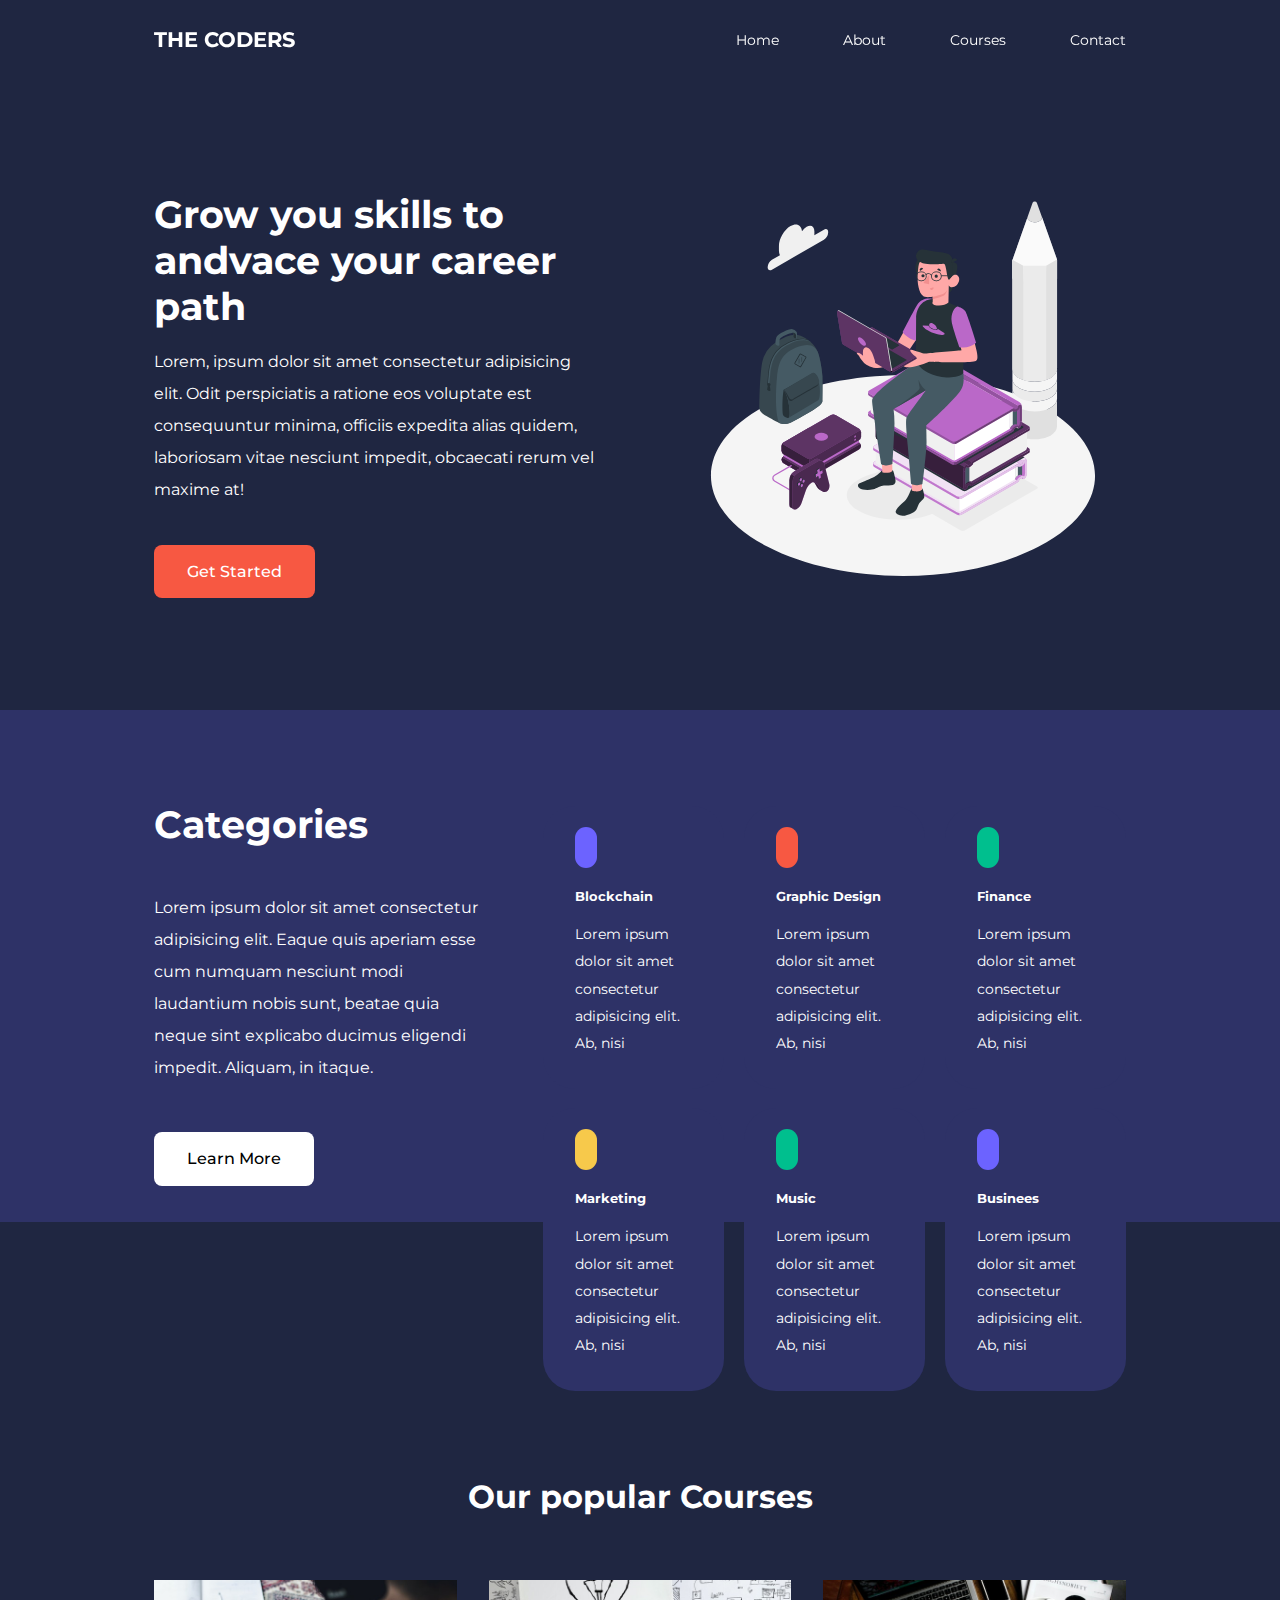
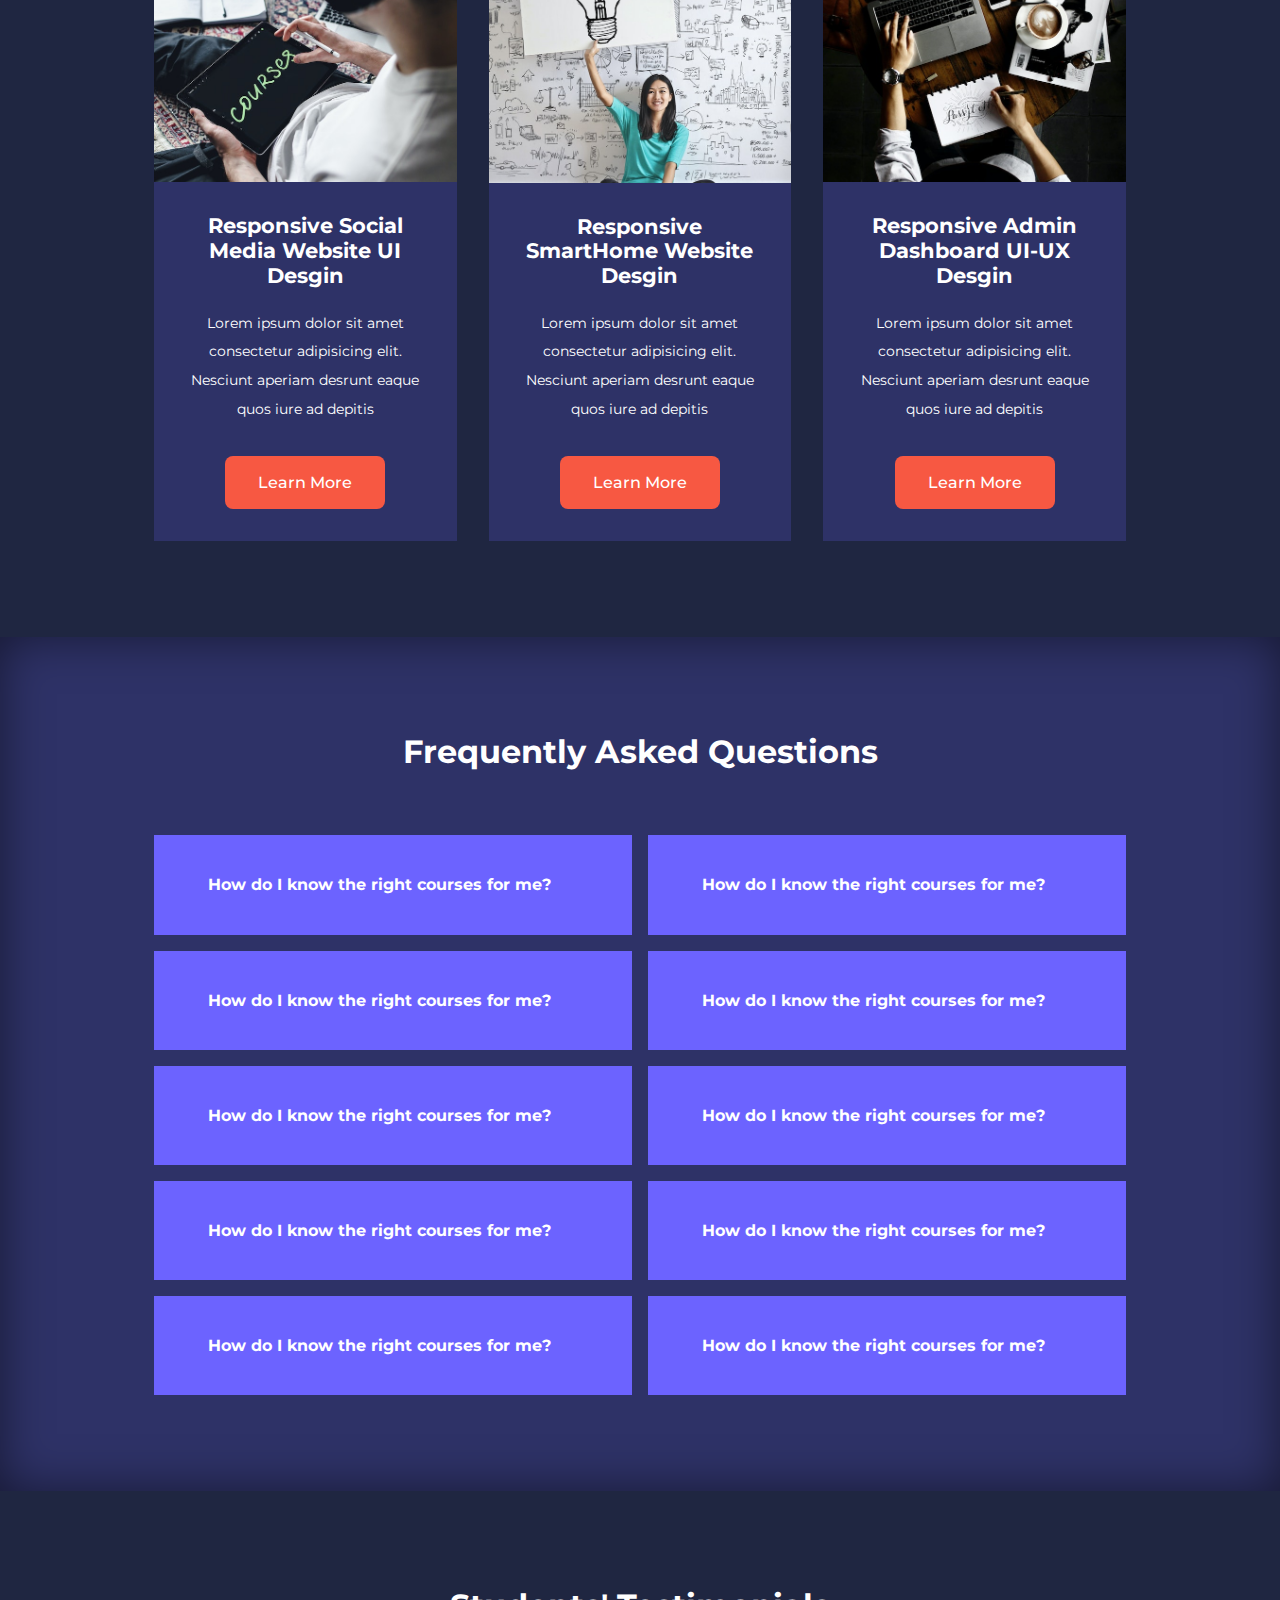
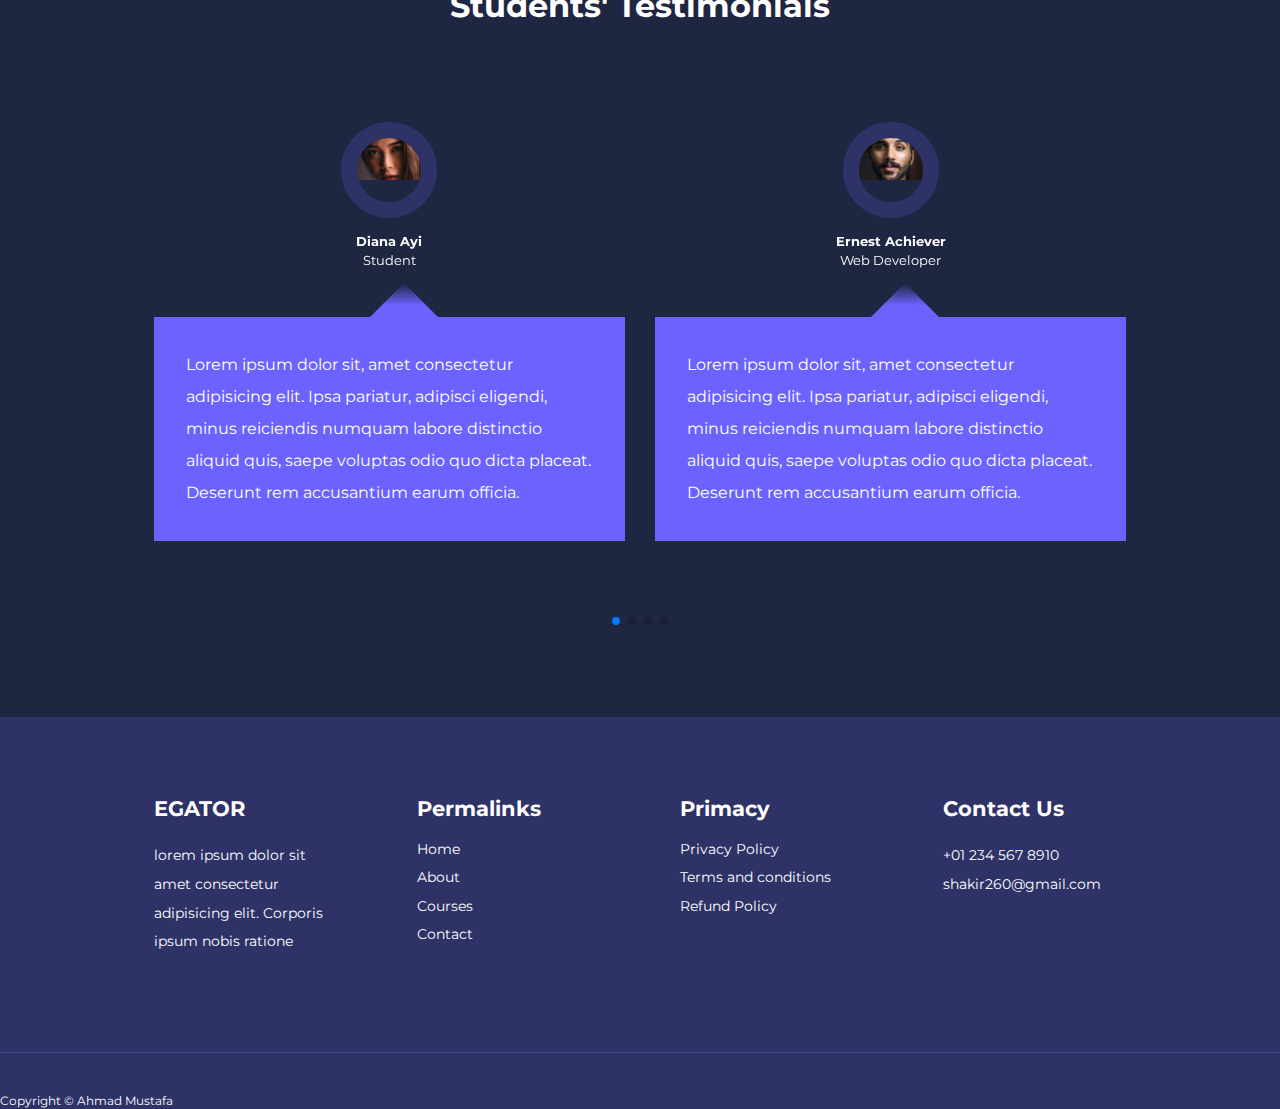
<file: index.html>
<!DOCTYPE html>
<html lang="en">
<head>
    <meta charset="UTF-8">
    <meta http-equiv="X-UA-Compatible" content="IE=edge">
    <meta name="viewport" content="width=device-width, initial-scale=1.0">
    <title>Responsive Multipage Education Website using Html,Css & javeScript</title>
    <link rel="stylesheet" href="./Css/ahmad.css">
    <link rel="stylesheet" href="./Css/about.css">
    <link rel="stylesheet" href="./Css/contact.css">
    <link rel="stylesheet" href="#">
    <!--Icones Cdn-->
    <link rel="stylesheet" href="https://unicons.iconscout.com/release/v2.1.6/css/unicons.css">
    <!--google fonts-->
    <link rel="preconnect" href="https://fonts.googleapis.com">
<link rel="preconnect" href="https://fonts.gstatic.com" crossorigin>
<link href="https://fonts.googleapis.com/css2?family=Montserrat:wght@300;400;500;600;700;800;900&display=swap" rel="stylesheet">

<!--Swiper js-->
<link  rel="stylesheet"
href="https://cdn.jsdelivr.net/npm/swiper@9/swiper-bundle.min.css"/>


</head>
<body>
    <nav>
        <div class="container nav-container">
            <a href="index.html"><h4>THE CODERS</h4></a>
            <ul class="nav-menu">
                <li><a href="index.html">Home</a></li>
                <li><a href="about.html">About</a></li>
                <li><a href="#">Courses</a></li>
                <li><a href="contact.html">Contact</a></li>
            </ul>
            <button id="open-menu-btn"><i class="uil uil-bars"></i></button>
            <button id="close-menu-btn"><i class="uil uil-multiply"></i></button>
        </div>
    </nav>
    <!--Start Header-->
    <header>
        <div class="container header-container">
            <div class="header-left">
                <h1>Grow you skills to andvace your career path</h1>
                <p>Lorem, ipsum dolor sit amet consectetur adipisicing elit.
                Odit perspiciatis a ratione eos voluptate est consequuntur minima, 
                officiis expedita alias quidem, laboriosam vitae nesciunt impedit, obcaecati rerum vel maxime at!
            </p>
            <a href="#" class="btn btn-primary">Get Started</a>
            </div>
            <div class="header-right">
                <div class="header-right-image">
                    <img src="./image/header.svg" alt="">
                </div>
            </div>
        </div>
    </header> 
    <!--End The Header-->
    <!--New Section-->
    <section class="categories">
        <div class="container categories-container">
            <div class="categories-left">
                <h1>Categories</h1>
                <p>Lorem ipsum dolor sit amet consectetur adipisicing elit. 
                Eaque quis aperiam esse cum numquam nesciunt modi laudantium nobis sunt, 
                beatae quia neque sint explicabo ducimus eligendi impedit. Aliquam, in itaque.
                </p>
                <a href="#" class="btn">Learn More</a>
            </div>
            <div class="categories-right">
                
                <article class="category">
                    <span class="category-icon"><i class="uil uil-bitcoin-circle"></i></span>
                    <h5>Blockchain</h5>
                    <p>Lorem ipsum dolor sit amet consectetur adipisicing elit. Ab, nisi</p>
                </article>

                <article class="category">
                    <span class="category-icon"><i class="uil uil-palette"></i></span>
                    <h5>Graphic Design</h5>
                    <p>Lorem ipsum dolor sit amet consectetur adipisicing elit. Ab, nisi</p>
                </article>

                <article class="category">
                    <span class="category-icon"><i class="uil uil-usd-circle"></i></span>
                    <h5>Finance</h5>
                    <p>Lorem ipsum dolor sit amet consectetur adipisicing elit. Ab, nisi</p>
                </article>

                <article class="category">
                    <span class="category-icon"><i class="uil uil-megaphone"></i></span>
                    <h5>Marketing</h5>
                    <p>Lorem ipsum dolor sit amet consectetur adipisicing elit. Ab, nisi</p>
                </article>

                <article class="category">
                    <span class="category-icon"><i class="uil uil-music"></i></span>
                    <h5>Music</h5>
                    <p>Lorem ipsum dolor sit amet consectetur adipisicing elit. Ab, nisi</p>
                </article>

                <article class="category">
                    <span class="category-icon"><i class="uil uil-puzzle-piece"></i></span>
                    <h5>Businees</h5>
                    <p>Lorem ipsum dolor sit amet consectetur adipisicing elit. Ab, nisi</p>
                </article>
            </div>
        </div>
    </section>
        <!--New Section-->
        <section class="courses">
            <h2>Our popular Courses</h2>
            <div class="container courses-container">
                <article class="course">
                    <div class="course-img">
                        <img src="image/course (1).jpg" alt="">
                    </div>
                    <div class="course-info">
                        <h4>Responsive Social Media Website UI Desgin</h4>
                        <p>Lorem ipsum dolor sit amet consectetur adipisicing elit. Nesciunt aperiam desrunt eaque quos iure ad depitis
                        </p>
                        <a href="#" class="btn btn-primary">Learn More</a>
                    </div>
                </article>

                <article class="course">
                    <div class="course-img">
                        <img src="image/course (2).jpg" alt="">
                    </div>
                    <div class="course-info">
                        <h4>Responsive SmartHome Website Desgin</h4>
                        <p>Lorem ipsum dolor sit amet consectetur adipisicing elit. Nesciunt aperiam desrunt eaque quos iure ad depitis
                        </p>
                        <a href="" class="btn btn-primary">Learn More</a>
                    </div>
                </article>

                <article class="course">
                    <div class="course-img">
                        <img src="image/course (3).jpg" alt="">
                    </div>
                    <div class="course-info">
                        <h4>Responsive Admin Dashboard UI-UX Desgin</h4>
                        <p>Lorem ipsum dolor sit amet consectetur adipisicing elit. Nesciunt aperiam desrunt eaque quos iure ad depitis
                        </p>
                        <a href="#" class="btn btn-primary">Learn More</a>
                    </div>
                </article>

            </div>
        </section>
        <!--New Section-->

        <section class="faqs">
            <h2>Frequently Asked Questions</h2>
            <div class="container faqs-container">
                <article class="faq">
                    <div class="faq-icon"><i class="uil uil-plus"></i></div>
                    <div class="question-answer">
                        <h4>How do I know the right courses for me?</h4>
                        <p>Lorem ipsum dolor sit amet, consectetur adipisicing elit.
                        Facere illum corporis laborum hic corrupti quibusdam,
                        minus voluptates quisquam sit eius nisi iste, sunt id explicabo, beatae sapiente culpa harum rem.
                        </p>
                    </div>
                </article>

                <article class="faq">
                    <div class="faq-icon"><i class="uil uil-plus"></i></div>
                    <div class="question-answer">
                        <h4>How do I know the right courses for me?</h4>
                        <p>Lorem ipsum dolor sit amet, consectetur adipisicing elit.
                        Facere illum corporis laborum hic corrupti quibusdam,
                        minus voluptates quisquam sit eius nisi iste, sunt id explicabo, beatae sapiente culpa harum rem.
                        </p>
                    </div>
                </article>

                <article class="faq">
                    <div class="faq-icon"><i class="uil uil-plus"></i></div>
                    <div class="question-answer">
                        <h4>How do I know the right courses for me?</h4>
                        <p>Lorem ipsum dolor sit amet, consectetur adipisicing elit.
                        Facere illum corporis laborum hic corrupti quibusdam,
                        minus voluptates quisquam sit eius nisi iste, sunt id explicabo, beatae sapiente culpa harum rem.
                        </p>
                    </div>
                </article>

                <article class="faq">
                    <div class="faq-icon"><i class="uil uil-plus"></i></div>
                    <div class="question-answer">
                        <h4>How do I know the right courses for me?</h4>
                        <p>Lorem ipsum dolor sit amet, consectetur adipisicing elit.
                        Facere illum corporis laborum hic corrupti quibusdam,
                        minus voluptates quisquam sit eius nisi iste, sunt id explicabo, beatae sapiente culpa harum rem.
                        </p>
                    </div>
                </article>

                <article class="faq">
                    <div class="faq-icon"><i class="uil uil-plus"></i></div>
                    <div class="question-answer">
                        <h4>How do I know the right courses for me?</h4>
                        <p>Lorem ipsum dolor sit amet, consectetur adipisicing elit.
                        Facere illum corporis laborum hic corrupti quibusdam,
                        minus voluptates quisquam sit eius nisi iste, sunt id explicabo, beatae sapiente culpa harum rem.
                        </p>
                    </div>
                </article>

                <article class="faq">
                    <div class="faq-icon"><i class="uil uil-plus"></i></div>
                    <div class="question-answer">
                        <h4>How do I know the right courses for me?</h4>
                        <p>Lorem ipsum dolor sit amet, consectetur adipisicing elit.
                        Facere illum corporis laborum hic corrupti quibusdam,
                        minus voluptates quisquam sit eius nisi iste, sunt id explicabo, beatae sapiente culpa harum rem.
                        </p>
                    </div>
                </article>
                
                <article class="faq">
                    <div class="faq-icon"><i class="uil uil-plus"></i></div>
                    <div class="question-answer">
                        <h4>How do I know the right courses for me?</h4>
                        <p>Lorem ipsum dolor sit amet, consectetur adipisicing elit.
                        Facere illum corporis laborum hic corrupti quibusdam,
                        minus voluptates quisquam sit eius nisi iste, sunt id explicabo, beatae sapiente culpa harum rem.
                        </p>
                    </div>
                </article>

                <article class="faq">
                    <div class="faq-icon"><i class="uil uil-plus"></i></div>
                    <div class="question-answer">
                        <h4>How do I know the right courses for me?</h4>
                        <p>Lorem ipsum dolor sit amet, consectetur adipisicing elit.
                        Facere illum corporis laborum hic corrupti quibusdam,
                        minus voluptates quisquam sit eius nisi iste, sunt id explicabo, beatae sapiente culpa harum rem.
                        </p>
                    </div>
                </article>

                <article class="faq">
                    <div class="faq-icon"><i class="uil uil-plus"></i></div>
                    <div class="question-answer">
                        <h4>How do I know the right courses for me?</h4>
                        <p>Lorem ipsum dolor sit amet, consectetur adipisicing elit.
                        Facere illum corporis laborum hic corrupti quibusdam,
                        minus voluptates quisquam sit eius nisi iste, sunt id explicabo, beatae sapiente culpa harum rem.
                        </p>
                    </div>
                </article>

                <article class="faq">
                    <div class="faq-icon"><i class="uil uil-plus"></i></div>
                    <div class="question-answer">
                        <h4>How do I know the right courses for me?</h4>
                        <p>Lorem ipsum dolor sit amet, consectetur adipisicing elit.
                        Facere illum corporis laborum hic corrupti quibusdam,
                        minus voluptates quisquam sit eius nisi iste, sunt id explicabo, beatae sapiente culpa harum rem.
                        </p>
                    </div>
                </article>

            </div>
        </section>

        <!--New Section-->
        <section class="container testimonials-container mySwiper">
            <h2>Students' Testimonials</h2>
            <div class="swiper-wrapper">
            <article class="testimonial swiper-slide">
                <div class="avatar">
                    <img src="image/testemon (1).jpg" alt="">
                </div>
                <div class="testimonial-info">
                    <h5>Diana Ayi</h5>
                    <small>Student</small>
                </div>
                <div class="testimonial-body">
                    <p>Lorem ipsum dolor sit, amet consectetur adipisicing elit. Ipsa pariatur, adipisci eligendi, 
                    minus reiciendis numquam labore distinctio aliquid quis, saepe voluptas odio quo dicta placeat. 
                    Deserunt rem accusantium earum officia.
                    </p>
                </div>
            </article>

            <article class="testimonial swiper-slide">
                <div class="avatar">
                    <img src="image/testemon (2).jpg" alt="">
                </div>
                <div class="testimonial-info">
                    <h5>Ernest Achiever</h5>
                    <small>Web Developer</small>
                </div>
                <div class="testimonial-body">
                    <p>Lorem ipsum dolor sit, amet consectetur adipisicing elit. Ipsa pariatur, adipisci eligendi, 
                    minus reiciendis numquam labore distinctio aliquid quis, saepe voluptas odio quo dicta placeat. 
                    Deserunt rem accusantium earum officia.
                    </p>
                </div>
            </article>

            <article class="testimonial swiper-slide">
                <div class="avatar">
                    <img src="image/testemon (3).jpg" alt="">
                </div>
                <div class="testimonial-info">
                    <h5>Edem Quist</h5>
                    <small>Student</small>
                </div>
                <div class="testimonial-body">
                    <p>Lorem ipsum dolor sit, amet consectetur adipisicing elit. Ipsa pariatur, adipisci eligendi, 
                    minus reiciendis numquam labore distinctio aliquid quis, saepe voluptas odio quo dicta placeat. 
                    Deserunt rem accusantium earum officia.
                    </p>
                </div>
            </article>

            <article class="testimonial swiper-slide">
                <div class="avatar">
                    <img src="image/testemon (4).jpg" alt="">
                </div>
                <div class="testimonial-info">
                    <h5>Hajia Bintu</h5>
                    <small>Student</small>
                </div>
                <div class="testimonial-body">
                    <p>Lorem ipsum dolor sit, amet consectetur adipisicing elit. Ipsa pariatur, adipisci eligendi, 
                    minus reiciendis numquam labore distinctio aliquid quis, saepe voluptas odio quo dicta placeat. 
                    Deserunt rem accusantium earum officia.
                    </p>
                </div>
            </article>
            
            <article class="testimonial swiper-slide">
                <div class="avatar">
                    <img src="image/testemon (5).jpg" alt="">
                </div>
                <div class="testimonial-info">
                    <h5>Jane Doe</h5>
                    <small>Student</small>
                </div>
                <div class="testimonial-body">
                    <p>Lorem ipsum dolor sit, amet consectetur adipisicing elit. Ipsa pariatur, adipisci eligendi, 
                    minus reiciendis numquam labore distinctio aliquid quis, saepe voluptas odio quo dicta placeat. 
                    Deserunt rem accusantium earum officia.
                    </p>
                </div>
            </article>
        </div>
        <div class="swiper-pagination"></div>
        </section>


        <!--New Section-->
        <footer class="footer">
            <div class="container footer-container">
                <div class="footer-1">
                    <a href="index.html" class="footer-logo"><h4>EGATOR</h4></a>
                    <p>lorem ipsum dolor sit amet consectetur adipisicing elit. Corporis ipsum nobis ratione</p>
                </div>
                <div class="footer-2">
                    <h4>Permalinks</h4>
                    <ul class="permalinks">
                        <li><a href="index.html">Home</a></li>
                        <li><a href="about.html">About</a></li>
                        <li><a href="#">Courses</a></li>
                        <li><a href="contact.html">Contact</a></li>
                    </ul>
                </div>
                <div class="footer-3">
                    <h4>Primacy</h4>
                    <ul class="privacy">
                        <li><a href="#">Privacy Policy</a></li>
                        <li><a href="#">Terms and conditions</a></li>
                        <li><a href="#">Refund Policy</a></li>
                    </ul>
                </div>
                <div class="footer-4">
                    <h4>Contact Us</h4>
                    <div>
                        <p>+01 234 567 8910</p>
                        <p>shakir260@gmail.com</p>
                    </div>
                    <ul class="footer-socials">
                        <li><a href="#"><i class="uil uil-facebook-f"></i></a></li>
                        <li><a href="#"><i class="uil uil-instagram-alt"></i></a></li>
                        <li><a href="#"><i class="uil uil-twitter"></i></a></li>
                        <li><a href="#"><i class="uil uil-linkedin-alt"></i></a></li>
                    </ul>
                </div>
            </div>
            <div class="footer-copyright">
            </div>        
                    <small>Copyright &copy; Ahmad Mustafa  </small>

        </footer>










        <script src="https://cdn.jsdelivr.net/npm/swiper@9/swiper-bundle.min.js"></script> 
        <script src="./jave/ahmad.js"></script>
        <script>
            var swiper = new Swiper(".mySwiper", {
                slidesPerView: 1,
                spaceBetween: 30,
                pagination: {
                el: ".swiper-pagination",
                clickable: true,
                },
                //when window width is => 600px
                breakpoints: {
                    600: {
                        slidesPerView: 2,
                    }
                }
            });
        </script>
</body>
</html>
</file>
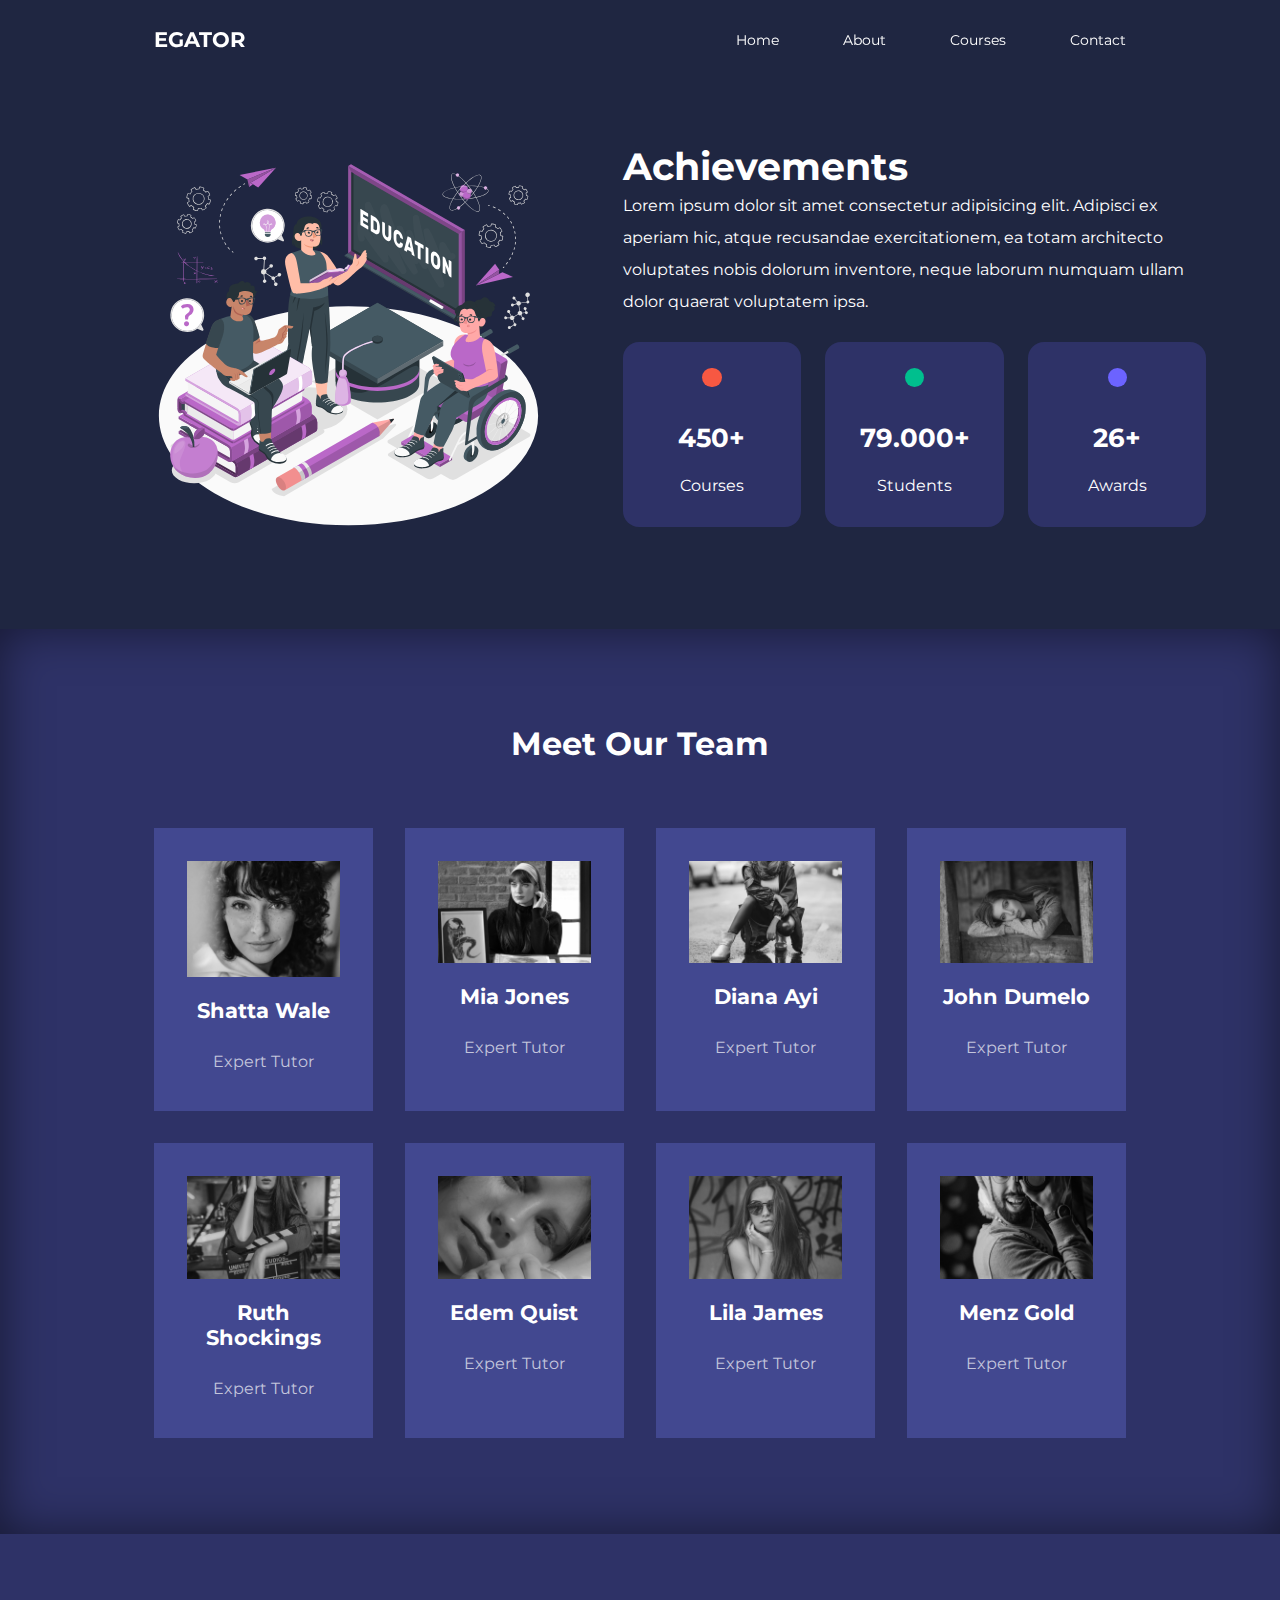
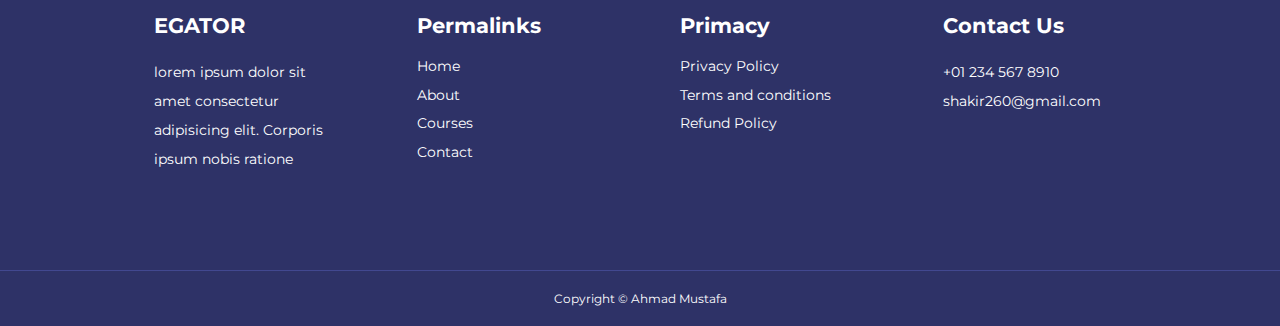
<file: about.html>
<!DOCTYPE html>
<html lang="en">
<head>
    <meta charset="UTF-8">
    <meta http-equiv="X-UA-Compatible" content="IE=edge">
    <meta name="viewport" content="width=device-width, initial-scale=1.0">
    <title>Responsive Multipage Education Website using Html,Css & javeScript</title>
    <link rel="stylesheet" href="./Css/ahmad.css">
    <link rel="stylesheet" href="./Css/about.css">
    <!--Icones Cdn-->
    <link rel="stylesheet" href="https://unicons.iconscout.com/release/v2.1.6/css/unicons.css">
    <!--google fonts-->
    <link rel="preconnect" href="https://fonts.googleapis.com">
<link rel="preconnect" href="https://fonts.gstatic.com" crossorigin>
<link href="https://fonts.googleapis.com/css2?family=Montserrat:wght@300;400;500;600;700;800;900&display=swap" rel="stylesheet">

</head>
<body>
    <nav>
        <div class="container nav-container">
            <a href="index.html"><h4>EGATOR</h4></a>
            <ul class="nav-menu">
                <li><a href="index.html">Home</a></li>
                <li><a href="about.html">About</a></li>
                <li><a href="courses.html">Courses</a></li>
                <li><a href="contact.html">Contact</a></li>
            </ul>
            <button id="open-menu-btn"><i class="uil uil-bars"></i></button>
            <button id="close-menu-btn"><i class="uil uil-multipy"></i></button>
        </div>
    </nav>

    <section class="about-achievements">
        <div class="container about-achievements-container">
            <div class="about-achievements-left">
                <img src="image/about.svg" alt="">
            </div>

            <div class="about-achievement-right">
                <h1>Achievements</h1>
                <p>Lorem ipsum dolor sit amet consectetur adipisicing elit. Adipisci ex aperiam hic,
                atque recusandae exercitationem, ea totam architecto voluptates nobis dolorum inventore, 
                neque laborum numquam ullam dolor quaerat voluptatem ipsa.
                </p>
                <div class="achievements-cards">
                    <article class="achievement-card">
                        <span class="achievement-icon">
                            <i class="uil uil-video"></i>
                        </span>
                        <h3>450+</h3>
                        <p>Courses</p>
                    </article>
                    
                    <article class="achievement-card">
                        <span class="achievement-icon">
                            <i class="uil uil-users-alt"></i>
                        </span>
                        <h3>79.000+</h3>
                        <p>Students</p>
                    </article>

                    <article class="achievement-card">
                        <span class="achievement-icon">
                            <i class="uil uil-trophy"></i>
                        </span>
                        <h3>26+</h3>
                        <p>Awards</p>
                    </article>
                </div>
            </div>
        </div>
    </section>
    

    <section class="team">
        <h2>Meet Our Team</h2>
        <div class="container team-container">
            <article class="team-member">
                <div class="team-member-image">
                    <img src="image/about (1).jpg" alt="">
                </div>
                <div class="team-member-info">
                    <h4>Shatta Wale</h4>
                    <p>Expert Tutor</p>
                </div>
                <div class="team-member-socials">
                    <a href="https://instagram.com" target="_blank"><i class="uil uil-instagram"></i></a>
                    <a href="https://twitter.com" target="_blank"><i class="uil uil-twitter-alt"></i></a>
                    <a href="https://linkedin.com" target="_blank"><i class="uil uil-linkedin-alt"></i></a>
                </div>
            </article>

            <article class="team-member">
                <div class="team-member-image">
                    <img src="image/about (2).jpg" alt="">
                </div>
                <div class="team-member-info">
                    <h4>Mia Jones</h4>
                    <p>Expert Tutor</p>
                </div>
                <div class="team-member-socials">
                    <a href="https://instagram.com" target="_blank"><i class="uil uil-instagram"></i></a>
                    <a href="https://twitter.com" target="_blank"><i class="uil uil-twiiter-alt"></i></a>
                    <a href="https://linkedin.com" target="_blank"><i class="uil uil-linkedin-alt"></i></a>
                </div>
            </article>

            <article class="team-member">
                <div class="team-member-image">
                    <img src="image/about (3).jpg" alt="">
                </div>
                <div class="team-member-info">
                    <h4>Diana Ayi</h4>
                    <p>Expert Tutor</p>
                </div>
                <div class="team-member-socials">
                    <a href="https://instagram.com" target="_blank"><i class="uil uil-instagram"></i></a>
                    <a href="https://twitter.com" target="_blank"><i class="uil uil-twiiter-alt"></i></a>
                    <a href="https://linkedin.com" target="_blank"><i class="uil uil-linkedin-alt"></i></a>
                </div>
            </article>

            <article class="team-member">
                <div class="team-member-image">
                    <img src="image/about (4).jpg" alt="">
                </div>
                <div class="team-member-info">
                    <h4>John Dumelo</h4>
                    <p>Expert Tutor</p>
                </div>
                <div class="team-member-socials">
                    <a href="https://instagram.com" target="_blank"><i class="uil uil-instagram"></i></a>
                    <a href="https://twitter.com" target="_blank"><i class="uil uil-twiiter-alt"></i></a>
                    <a href="https://linkedin.com" target="_blank"><i class="uil uil-linkedin-alt"></i></a>
                </div>
            </article>

            <article class="team-member">
                <div class="team-member-image">
                    <img src="image/about (5).jpg" alt="">
                </div>
                <div class="team-member-info">
                    <h4>Ruth Shockings</h4>
                    <p>Expert Tutor</p>
                </div>
                <div class="team-member-socials">
                    <a href="https://instagram.com" target="_blank"><i class="uil uil-instagram"></i></a>
                    <a href="https://twitter.com" target="_blank"><i class="uil uil-twiiter-alt"></i></a>
                    <a href="https://linkedin.com" target="_blank"><i class="uil uil-linkedin-alt"></i></a>
                </div>
            </article>

            <article class="team-member">
                <div class="team-member-image">
                    <img src="image/about (6).jpg" alt="">
                </div>
                <div class="team-member-info">
                    <h4>Edem Quist</h4>
                    <p>Expert Tutor</p>
                </div>
                <div class="team-member-socials">
                    <a href="https://instagram.com" target="_blank"><i class="uil uil-instagram"></i></a>
                    <a href="https://twitter.com" target="_blank"><i class="uil uil-twiiter-alt"></i></a>
                    <a href="https://linkedin.com" target="_blank"><i class="uil uil-linkedin-alt"></i></a>
                </div>
            </article>

            <article class="team-member">
                <div class="team-member-image">
                    <img src="image/about (7).jpg" alt="">
                </div>
                <div class="team-member-info">
                    <h4>Lila James</h4>
                    <p>Expert Tutor</p>
                </div>
                <div class="team-member-socials">
                    <a href="https://instagram.com" target="_blank"><i class="uil uil-instagram"></i></a>
                    <a href="https://twitter.com" target="_blank"><i class="uil uil-twiiter-alt"></i></a>
                    <a href="https://linkedin.com" target="_blank"><i class="uil uil-linkedin-alt"></i></a>
                </div>
            </article>

            <article class="team-member">
                <div class="team-member-image">
                    <img src="image/about (8).jpg" alt="">
                </div>
                <div class="team-member-info">
                    <h4>Menz Gold</h4>
                    <p>Expert Tutor</p>
                </div>
                <div class="team-member-socials">
                    <a href="https://instagram.com" target="_blank"><i class="uil uil-instagram"></i></a>
                    <a href="https://twitter.com" target="_blank"><i class="uil uil-twiiter-alt"></i></a>
                    <a href="https://linkedin.com" target="_blank"><i class="uil uil-linkedin-alt"></i></a>
                </div>
            </article>
        </div>
    </section>

    

    <footer class="footer">
        <div class="container footer-container">
            <div class="footer-1">
                <a href="index.html" class="footer-logo"><h4>EGATOR</h4></a>
                <p>lorem ipsum dolor sit amet consectetur adipisicing elit. Corporis ipsum nobis ratione</p>
            </div>
            <div class="footer-2">
                <h4>Permalinks</h4>
                <ul class="permalinks">
                    <li><a href="index.html">Home</a></li>
                    <li><a href="about.html">About</a></li>
                    <li><a href="#">Courses</a></li>
                    <li><a href="contact.html">Contact</a></li>
                </ul>
            </div>
            <div class="footer-3">
                <h4>Primacy</h4>
                <ul class="privacy">
                    <li><a href="#">Privacy Policy</a></li>
                    <li><a href="#">Terms and conditions</a></li>
                    <li><a href="#">Refund Policy</a></li>
                </ul>
            </div>
            <div class="footer-4">
                <h4>Contact Us</h4>
                <div>
                    <p>+01 234 567 8910</p>
                    <p>shakir260@gmail.com</p>
                </div>
                <ul class="footer-socials">
                    <li><a href="#"><i class="uil uil-facebook-f"></i></a></li>
                    <li><a href="#"><i class="uil uil-instagram-alt"></i></a></li>
                    <li><a href="#"><i class="uil uil-twitter"></i></a></li>
                    <li><a href="#"><i class="uil uil-linkedin-alt"></i></a></li>
                </ul>
            </div>
        </div>
        <div class="footer-copyright">
            <small>Copyright &copy;  Ahmad Mustafa</small>
        </div>
    </footer>



    <script src="./jave/ahmad.js"></script>

</body>
</html>
</file>
<file: Css/ahmad.css>
* {
    margin: 0;
    padding: 0;
    border: 0;
    outline: 0;
    text-decoration: none;
    list-style: none;
    box-sizing: border-box;
}
:root {
    --color-primary: #6c63ff;
    --color-success: #00bf8e;
    --color-warning: #f7c94b;
    --color-danger: #f75842;
    --color-danger-variant: rgba(247, 88, 66, 0.4);
    --color-white:#fff;
    --color-light: rgba(255, 255, 255, 0.7);
    --color-black:#000;
    --color-bg:#1f2641;
    --color-bg1:#2e3267;
    --color-bg2:#424890;

    --container-width-lg: 76%;
    --container-width-md: 90%;
    --container-width-sm: 94%;
    
    --transition: all 400ms ease;
}
body {
    font-family: 'Montserrat', sans-serif;
    line-height: 1.2;
    color: var(--color-white);
    background: var(--color-bg);
}
.container {
    width: var(--container-width-lg);
    margin: 0 auto;
}
section {
padding: 6rem 0;
}
section h2 {
    text-align: center;
    margin-bottom: 4rem;
}
h1, 
h2,
h3,
h4,
h5 {
    line-height: 1.2;
}
h1 {
    font-size: 2.4rem;
}
h2 {
    font-size: 2rem;
}
h3 {
    font-size: 1.6rem;
}
h4 {
    font-size: 1.3rem;
}
p {
    line-height: 2;
}
a {
    color: var(--colo-white);
}
img {
    width: 100%;
    display: block;
    object-fit: cover;
}
.btn {
    display: inline-block;
    background-color: var(--color-white);
    color: var(--color-black);
    padding: 1rem 2rem;
    border: 1px solid transparent;
    font-weight: 500;
    border-radius: 8px;
}
.btn:hover {
    background: transparent;
    color: var(--color-white);
    border-color: var(--color-white);
}
.btn-primary {
    background: var(--color-danger);
    color: var(--color-white);
}

/*************************Navbar****************************/
nav {
    background: transparent;
    width: 100vw;
    height: 5rem;
    position: fixed;
    top: 0;
    z-index: 11;
}
/*change nvabar styles on scroll using javescript */
.window-scroll {
    background: var(--color-primary);
    box-shadow: 0 1rem 2rem rgba(0, 0, 0, 0.2);
}
.nav-container {
    height: 100%;
    display: flex;
    justify-content: space-between;
    align-items: center;
}
nav button {
    display: none;
}
.nav-menu {
    display: flex;
    align-items: center;
    gap: 4rem;
}
.nav-menu a {
    font-size: 0.9rem;
    transition: var(--transition);
}
.nav-menu a:hover {
    color: var(--color-bg2);
}

/*************************Header****************************/
header {
    position: relative;
    top: 5rem;
    overflow: hidden;
    height: 70vh;
    margin-bottom: 5rem;
}
.header-container {
    display: grid;
    grid-template-columns: 1fr 1fr;
    align-items: center;
    gap: 5rem;
    height: 100%;
}
.header-left p {
margin: 1rem 0 2.4rem;
line-height: 2;
}
/*************************Caregories****************************/
.categories {
    background: var(--color-bg1);
    height: 32rem;
}
.categories h1 {
    line-height: 1;
    margin-bottom: 3rem;
}
.categories-container {
        display: grid;
        grid-template-columns: 40% 60%;
       /* gap: 4rem; */
}
.categories-left {
    margin-right: 4rem;
}
.categories-left p{
    margin: 1rem 0 3rem;
}
.categories-right {
    display: grid;
    grid-template-columns: repeat(3, 1fr);
    gap: 1.2rem;
}
.category {
    background: var(--color-bg1);
    padding: 2rem;
    border-radius: 2rem;
    transition: var(--transition);
}
.category:hover {
    box-shadow: 0 3rem 3rem rgba(0, 0, 0, 0.3);
    z-index: 1;
}
.category:nth-child(2) .category-icon{
    background: var(--color-danger);
}
.category:nth-child(3) .category-icon{
    background: var(--color-success);
}
.category:nth-child(4) .category-icon{
    background: var(--color-warning);
}
.category:nth-child(5) .category-icon{
    background: var(--color-success);
}

.category-icon {
    background: var(--color-primary);
    padding: 0.7rem;
    border-radius: 0.9rem;
}
.category h5 {
    margin: 2rem 0 1rem;
}
.category p {
    font-size: 0.85rem;
}

/*************************Popular Courses****************************/

.courses {
    margin-top: 10rem;
}

.courses-container {
    display: grid;
    grid-template-columns: repeat(3, 1fr);
    gap: 2rem;
}
.course {
    background: var(--color-bg1);
    text-align: center;
    border: 1px soild transparent;
    transition: var(--transition);
}
.course:hover {
    background: transparent;
    border-color: var(--color-primary);
}
.course-info {
    padding: 2rem;
}
.course-info p {
    margin: 1.2rem 0 2rem;
    font-size: 0.9rem;
}

/*************************faq****************************/

.faqs {
    background: var(--color-bg1);
    box-shadow: inset 0 0 3rem rgba(0, 0, 0, 0.5);
}
.faqs-container {
    display: grid;
    grid-template-columns: 1fr 1fr;
    gap: 1rem;
}
.faq {
    padding: 2rem;
    display: flex;
    align-items: center;
    gap: 1.4rem;
    height: fit-content;
    background-color: var(--color-primary);
    cursor: pointer;
}
.faq h4 {
    font-size: 1rem;
    line-height: 2.2;
}
.faq-icon {
    align-self: flex-start;
    font-size: 1.2rem;
}
.faq p {
    margin-top: 0.8rem;
    display: none;
}
.faq.open p {
display: block;
}
/*************************Testimonials****************************/
.testimonials-container {
    overflow-x: hidden;
    position: relative;
    margin-bottom: 5rem;
}
.testimonial {
    padding-top: 2rem;
}
.avatar {
    width: 6rem;
    height: 6rem;
    border-radius: 50%;
    overflow: hidden;
    margin: 0 auto 1rem;
    border: 1rem solid var(--color-bg1);
}
.testimonial-info {
    text-align: center;
}
.testimonial-body {
    background-color: var(--color-primary);
    padding: 2rem;
    margin-top: 3rem;
    position: relative;
}
.testimonial-body::before 
{
    content: '';
    display: block;
    background: linear-gradient(135deg,
    transparent,
    var(--color-primary), 
    var(--color-primary),
    var(--color-primary));
    width: 3rem;
    height: 3rem;
    position: absolute;
    left: 48%;
    top: -1.5rem;
    transform: rotate(45deg);
}
footer {
    background: var(--color-bg1);
    padding-top: 5rem;
    font-size: 0.9rem;
}
.footer-container
{
    display: grid;
    grid-template-columns: repeat(4, 1fr);
    gap: 5rem;
}
.footer-container > div h4 {
    margin-bottom: 1.2rem;
}
.footer-1 p {
    margin: 1rem 0 2rem;
}
footer ul li {
margin-bottom: 0.7rem;
}
footer ul li a:hover {
    text-decoration: underline;
}
.footer-socials {
    display: flex;
    gap: 1rem;
    font-size: 1.2rem;
    margin-top: 2rem;
}
.footer-copyright {
    text-align: center;
    margin-top: 4rem;
    padding: 1.2rem 0;
    border-top: 1px solid var(--color-bg2);
}


/*Madia Queries*/
@media screen and (max-width: 1024px) 
{
    .container {
        width: var(--container-width-md);
    }
    h1 {
        font-size: 2.2rem;
    }
    h2 {
        font-size: 1.7rem;
    }
    h3 {
        font-size: 1.4rem;
    }
    h4 {
        font-size: 1.2rem;
    }
    /************************Navbar**************************/
    nav button {
        display: inline-block;
        background: transparent;
        font-size: 1.8rem;
        color: var(--colo-white);
        cursor: pointer;
    }
    nav button#close-menu-btn {
        display: none;
    }
    .nav-menu {
        position: fixed;
        top: 5rem;
        right: 5%;
        height: fit-content;
        width: 18rem;
        flex-direction: column;
        gap: 0;
        display: none;
    }
    .nav-menu li {
        width: 100%;
        height: 5.8rem;
        animation: animateNavItems 400ms linear forwards;
        transform-origin: top right;
        opacity: 0;
    }
    .nav-menu li:nth-child(2) {
        animation-delay: 200ms;
    }
    .nav-menu li:nth-child(3) {
        animation-delay: 400ms;
    }
    .nav-menu li:nth-child(4) {
        animation-delay: 600ms;
    }
    @keyframes animateNavItems {
        0% {
            transform: rotateZ(-90deg) rotateX(90deg) scale(0.1);
        }
        100% {
            transform: rotateZ(0) rotateX(0) scale(1);
            opacity: 1;
        }

    }
    .nav-menu li a {
        background-color: var(--color-primary);
        box-shadow: -4rem 6rem 10rem rgba(0, 0, 0, 0.6) ;
        width: 100%;
        height: 100%;
        display: grid;
        place-items: center;
    }
    .nav-menu li a:hover {
        background: var(--color-bg2);
        color: var(--colo-white);
    }

    /*******Header*******************/
    header {
        height: 52vh;
        margin-bottom: 4rem;
    }
    .header-container {
        gap: 0;
        padding-bottom: 3rem;
    }
    /***********Categories*****************/
    .categories {
        height: auto;
    }
    .categories-container {
        grid-template-columns: 1fr;
        gap: 3rem;
    }
    .categories-left{
        margin-left: 0;
    }
    /******************Popular Courses**************/
    .courses {
        margin-top: 0;
    }
    .courses-container {
        grid-template-columns: 1fr 1fr;
    }
    /**************Faq**************/
    .faqs-container {
        grid-template-columns: 1fr;
    }
    .faq {
        padding: 1.5rem;
    }
    /*******Footer****************/
    .footer-container {
        grid-template-columns: 1fr 1fr;
    }
}

/*************Queries (Phone) ***************/
@media screen and (max-width: 600px) {
    .container {
        width: var(--container-width-sm);
    }

    /*******************Navbar*******************/
    .nav-menu {
        right: 3%;
    }

    /*********Header****************/
    header {
        height: 100vh;
    }
    .header-container {
        grid-template-columns: 1fr;
        text-align: center;
        margin-top: 0;
    }
    .header-left p {
        margin-bottom: 1.3rem;
    }
    /*******************Categories******************/
    .categories-right {
        grid-template-columns: 1fr 1fr;
        gap: 0.7rem;
    }
    .category {
        padding: 1rem;
        border-radius: 1rem;
    }
    .category-icon {
        margin-top: 4px;
        display: inline-block;
    }
    /**********************Popular Courses*****************/
    .courses-container {
        grid-template-columns: 1fr
    }
    /*************************Testimonials*******************/
    .testimonial-body {
        padding: 1.2rem;
    }
    /*********************footer *********************/
    .footer-container {
        grid-template-columns: 1fr;
        text-align: center;
        gap: 2rem;
    }
    .footer-1 p {
        margin: 1rem auto;
    }
    .footer-socials {
        justify-content: center;
    }
}
</file>
<file: Css/about.css>
/**************************Achievements*****************/
.about-achievements {
    margin-top: 3rem;
}
.about-achievements-container {
    display: grid;
    grid-template-columns: 40% 60%;
    gap: 5rem;
}
.about-achievements-right > p {
    margin: 1.6rem 0 2.5rem;
}

.achievements-cards {
    display: grid;
    grid-template-columns: repeat(3, 1fr);
    gap: 1.5rem;
    margin-top: 1.5rem;
}

.achievement-card {
    background: var(--color-bg1);
    padding: 1.6rem;
    border-radius: 1rem;
    text-align: center;
}
.achievement-card:hover {
    background: var(--color-bg2);
    box-shadow: 0 3rem 3rem rgba(0, 0, 0, 0.3);
}
.achievement-icon {
    background: var(--color-danger);
    padding: 0.6rem;
    border-radius: 1rem;
    display: inline-block;
    margin-bottom: 2rem;
    font-size: 2rem;
}

.achievement-card:nth-child(2) .achievement-icon {
    background: var(--color-success);
}
.achievement-card:nth-child(3) .achievement-icon {
    background: var(--color-primary);
}
.achievement-card p {
    margin-top: 1rem;
}
/****************TEam***************/
.team {
    background: var(--color-bg1);
    box-shadow: inset 0 0 3rem rgba(0, 0, 0, 0.5);
}
.team-container {
    display: grid;
    grid-template-columns: repeat(4, 1fr);
    gap: 2rem;
}
.team-member {
    background: var(--color-bg2);
    padding: 2rem;
    border: 1px solid transparent;
    transition: var(--transition);
    position: relative;
    overflow: hidden;
}
.team-member:hover{
    background: transparent;
    border-color: var(--color-primary);
}
.team-member-image img {
    filter: saturate(0);
}
.team-member:hover img {
    filter: saturate(1);
}
.team-member-info * {
    text-align: center;
    margin-top: 1.4rem;
}
.team-member-info P {
    color: var(--color-light);
}
.team-member-socials {
    position: absolute;
    top: 50%;
    transform: translateY(-50%);
    right: -100%;
    display: flex;
    flex-direction: column;
    background: var(--color-primary);
    border-radius: 1rem 0 0 1rem;
    box-shadow: -2rem 0 2rem rgba(0, 0, 0, 0.3);
}
.team-member:hover .team-member-socials {
    right: 0;
}
.team-member-socials a {
    padding: 1rem;
}

/*******Media Queries****************/
@media screen and (max-width: 1024px)
{
    .about-achievements {
        margin-top: 2rem;
    }
    .about-achievements-container{
        grid-template-columns: 1fr;
        gap: 4rem;
    }
    .about-achievements-left {
        width: 80%;
        margin: 0 auto;
    }
    .team-container {
        grid-template-columns: repeat(3, 1fr);
        gap: 1.5rem;
    }
    .team-member {
        padding: 1rem;
    }
}

/**************Madia Queries ************************/
@media screen and (max-width: 600px)
{
    .achievement-card {
        grid-template-columns: 1fr 1fr;
        gap: 0.7rem;
    }
    .team-container {
        grid-template-columns: 1fr 1fr;
        gap: 0.7rem;
    }
    .team-member {
        padding: 0;
    }
    .team-member p {
        margin-bottom: 1.5rem;
    }
}
</file>
<file: Css/contact.css>
.contact-container {
    background: var(--color-bg1);
    padding: 4rem;
    display: grid;
    grid-template-columns: 40% 60%;
    gap: 4rem;
    height: 30rem;
    margin: 7rem auto;
    border-radius: 1rem;
}

/***********************Aside**********************/
.contact-aside {
    background: var(--color-primary);
    padding: 3rem;
    border-radius: 1rem;
    position: relative;
    bottom: 10rem;
}
.aside-image {
    width: 12rem;
    margin-bottom: 2rem;
}
.contact-aside h2 {
    text-align: left;
    margin-bottom: 1rem;
}
.contact-aside p {
    font-size: 0.9rem;
    margin-bottom: 2rem;
}
.contact-details li {
    display: flex;
    gap: 1rem;
    align-items: center;
    margin-bottom: 1rem;
}
.contact-socials
{
    display: flex;
    gap: 0.8rem;
    margin-top: 3rem;
}
.contact-socials a {
    background: var(--color-bg2);
    padding: 0.5rem;
    border-radius: 50%;
    font-size: 0.9rem;
}
.contact-socials a:hover {
    background: transparent;
}

/**********************Form****************/
.contact-form {
    display: flex;
    flex-direction: column;
    gap: 1.2rem;
    margin-right: 4rem;
}
.form-name {
    display: flex;
    gap: 1.2rem;
}
.contact-form input[type="text"] {
    width: 50%;
}
input, textarea {
    width: 100%;
    padding: 1rem;
    background: var(--color-bg);
    color: var(--color-white);
}
.contact-form .btn {
width: max-content;
margin-top: 1rem;
cursor: pointer;
}

/*************Media Queris **********/
@media screen and (max-width: 1024px)
{
    .contact {
        padding-bottom:0;
    }
    .contact-container {
        gap: 1.5rem;
        margin-top: 3rem;
        height: auto;
        padding: 1.5rem;
    }
    .contact-aside {
        width: auto;
        padding: 1.5rem;
        bottom: 0;
    }
    .contact-form {
        align-self: center;
        margin-right: 1.5rem;
    }
}


/*************Media Queris phone **********/
@media screen and (max-width: 600px) {
    .contact-container{
        grid-template-columns: 1fr;
        gap: 3rem;
        margin-top: 0;
        padding: 0;
    }
    .contact-form {
        margin: 0 1.5rem 3rem;
    }
    .form-name {
        flex-direction: column;
    }
    .form-name input[type= "text"] {
        width: 100%;
    }
    
}
</file>
